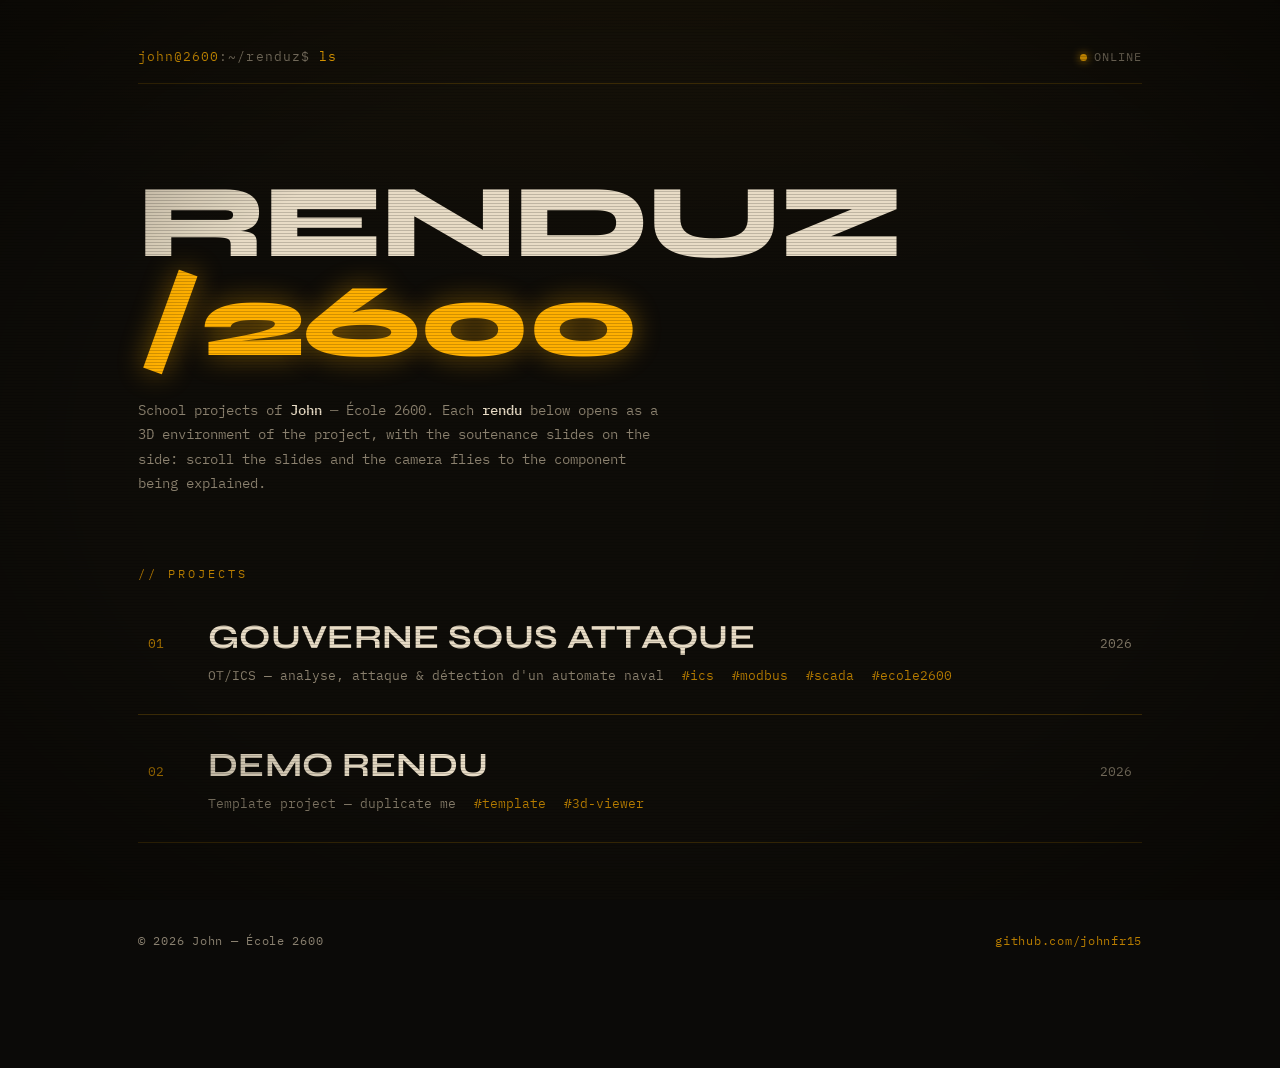
<file: index.html>
<!doctype html>
<html lang="en">
<head>
  <meta charset="utf-8">
  <meta name="viewport" content="width=device-width, initial-scale=1">
  <title>john@2600 — projects</title>
  <meta name="description" content="School projects of John — École 2600. Each rendu is rendered as an explorable 3D scene.">
  <link rel="stylesheet" href="assets/site.css">
  <link rel="icon" href="data:image/svg+xml,<svg xmlns='http://www.w3.org/2000/svg' viewBox='0 0 16 16'><text y='13' font-size='13'>▙</text></svg>">
</head>
<body>
  <div class="wrap">

    <header>
      <div class="host"><span class="prompt">john@2600</span>:~/renduz$ <span class="prompt">ls</span></div>
      <div class="status"><span class="dot"></span>ONLINE</div>
    </header>

    <section class="hero">
      <h1>Renduz<br><span class="amber">/2600</span></h1>
      <p class="sub">
        School projects of <b>John</b> — École 2600.
        Each <b>rendu</b> below opens as a 3D environment of the project,
        with the soutenance slides on the side: scroll the slides and the
        camera flies to the component being explained.
      </p>
    </section>

    <main>
      <div class="section-label">projects</div>
      <ul id="project-list">
        <li class="empty">loading manifest…</li>
      </ul>
    </main>

    <footer>
      <span>© <span id="year"></span> John — École 2600</span>
      <span><a href="https://github.com/johnfr15" target="_blank" rel="noopener">github.com/johnfr15</a></span>
    </footer>

  </div>

  <script>
    document.getElementById('year').textContent = new Date().getFullYear();

    fetch('projects.json')
      .then(r => r.json())
      .then(data => {
        const list = document.getElementById('project-list');
        if (!data.projects || !data.projects.length) {
          list.innerHTML = '<li class="empty">no projects yet — see README.md to add one</li>';
          return;
        }
        list.innerHTML = data.projects.map((p, i) => `
          <li>
            <a class="project-card" href="projects/${p.slug}/" style="animation-delay:${0.35 + i * 0.08}s">
              <div class="row">
                <span class="num">${String(i + 1).padStart(2, '0')}</span>
                <h2>${p.title}</h2>
                <span class="year">${p.year ?? ''}</span>
              </div>
              <div class="meta">
                ${p.subtitle ? `<span>${p.subtitle}</span>` : ''}
                ${(p.tags ?? []).map(t => `<span class="tag">${t}</span>`).join('')}
              </div>
              <span class="arrow">→</span>
            </a>
          </li>
        `).join('');
      })
      .catch(() => {
        document.getElementById('project-list').innerHTML =
          '<li class="error">failed to load projects.json — if you opened this file directly, serve it instead: python3 -m http.server</li>';
      });
  </script>
</body>
</html>
</file>
<file: assets/site.css>
/* ── johnfr15.github.io — phosphor terminal aesthetic ─────────────── */

@import url('https://fonts.googleapis.com/css2?family=Syne:wght@500;700;800&family=IBM+Plex+Mono:ital,wght@0,300;0,400;0,500;1,400&display=swap');

:root {
  --bg: #0b0a08;
  --bg-raise: #14120d;
  --phosphor: #ffb000;
  --phosphor-dim: #b87d00;
  --phosphor-faint: rgba(255, 176, 0, 0.14);
  --ink: #e8ddc8;
  --ink-dim: #8a8170;
  --line: rgba(255, 176, 0, 0.22);
  --mono: 'IBM Plex Mono', monospace;
  --display: 'Syne', sans-serif;
}

* { margin: 0; padding: 0; box-sizing: border-box; }

html { background: var(--bg); }

body {
  font-family: var(--mono);
  color: var(--ink);
  background:
    radial-gradient(ellipse 120% 80% at 50% -20%, rgba(255, 176, 0, 0.06), transparent 60%),
    var(--bg);
  min-height: 100vh;
  overflow-x: hidden;
}

::selection { background: var(--phosphor); color: var(--bg); }

/* CRT scanlines + vignette overlay */
body::before {
  content: '';
  position: fixed;
  inset: 0;
  pointer-events: none;
  z-index: 100;
  background:
    repeating-linear-gradient(0deg, rgba(0,0,0,0.18) 0 1px, transparent 1px 3px),
    radial-gradient(ellipse at center, transparent 55%, rgba(0,0,0,0.5) 100%);
  mix-blend-mode: multiply;
}

/* flicker, very subtle */
body::after {
  content: '';
  position: fixed;
  inset: 0;
  pointer-events: none;
  z-index: 101;
  background: rgba(255, 176, 0, 0.012);
  animation: flicker 4s infinite steps(1);
}

@keyframes flicker {
  0%, 97% { opacity: 0; }
  97.5% { opacity: 1; }
  98% { opacity: 0; }
  99% { opacity: 1; }
  100% { opacity: 0; }
}

.wrap {
  max-width: 1060px;
  margin: 0 auto;
  padding: 0 28px 120px;
}

/* ── header ── */

header {
  padding: 48px 0 0;
  display: flex;
  justify-content: space-between;
  align-items: baseline;
  border-bottom: 1px solid var(--line);
  padding-bottom: 18px;
  animation: reveal .7s cubic-bezier(.2,.7,.2,1) both;
}

.prompt { color: var(--phosphor); }

.host {
  font-size: 13px;
  letter-spacing: .08em;
  color: var(--ink-dim);
}

.status {
  font-size: 12px;
  color: var(--ink-dim);
  letter-spacing: .08em;
}

.status .dot {
  display: inline-block;
  width: 7px; height: 7px;
  border-radius: 50%;
  background: var(--phosphor);
  box-shadow: 0 0 8px var(--phosphor);
  margin-right: 7px;
  animation: pulse 2.4s ease-in-out infinite;
}

@keyframes pulse {
  0%, 100% { opacity: 1; }
  50% { opacity: .35; }
}

/* ── hero ── */

.hero {
  padding: 90px 0 70px;
}

.hero h1 {
  font-family: var(--display);
  font-weight: 800;
  font-size: clamp(48px, 9vw, 104px);
  line-height: .95;
  letter-spacing: -0.02em;
  text-transform: uppercase;
  color: var(--ink);
  animation: reveal .7s .1s cubic-bezier(.2,.7,.2,1) both;
}

.hero h1 .amber {
  color: var(--phosphor);
  text-shadow: 0 0 28px rgba(255, 176, 0, 0.45);
}

.hero .sub {
  margin-top: 26px;
  max-width: 520px;
  font-size: 14px;
  line-height: 1.75;
  color: var(--ink-dim);
  animation: reveal .7s .22s cubic-bezier(.2,.7,.2,1) both;
}

.hero .sub b { color: var(--ink); font-weight: 500; }

@keyframes reveal {
  from { opacity: 0; transform: translateY(18px); }
  to { opacity: 1; transform: none; }
}

/* ── project list ── */

.section-label {
  font-size: 12px;
  letter-spacing: .25em;
  text-transform: uppercase;
  color: var(--phosphor-dim);
  margin-bottom: 6px;
  animation: reveal .7s .3s cubic-bezier(.2,.7,.2,1) both;
}

.section-label::before { content: '// '; }

#project-list { list-style: none; }

.project-card {
  display: block;
  text-decoration: none;
  color: inherit;
  border-bottom: 1px solid var(--line);
  padding: 30px 10px;
  position: relative;
  transition: background .25s, padding-left .25s;
  animation: reveal .7s cubic-bezier(.2,.7,.2,1) both;
}

.project-card:hover {
  background: var(--phosphor-faint);
  padding-left: 26px;
}

.project-card .row {
  display: flex;
  align-items: baseline;
  gap: 22px;
  flex-wrap: wrap;
}

.project-card .num {
  font-size: 13px;
  color: var(--phosphor-dim);
  min-width: 38px;
}

.project-card h2 {
  font-family: var(--display);
  font-weight: 700;
  font-size: clamp(22px, 3.4vw, 34px);
  text-transform: uppercase;
  letter-spacing: .01em;
  transition: color .25s;
}

.project-card:hover h2 { color: var(--phosphor); }

.project-card .year {
  margin-left: auto;
  font-size: 13px;
  color: var(--ink-dim);
}

.project-card .meta {
  margin-top: 10px;
  padding-left: 60px;
  font-size: 13px;
  color: var(--ink-dim);
  display: flex;
  gap: 18px;
  flex-wrap: wrap;
}

.project-card .tag { color: var(--phosphor-dim); }
.project-card .tag::before { content: '#'; }

.project-card .arrow {
  position: absolute;
  right: 14px;
  top: 50%;
  transform: translateY(-50%) translateX(-8px);
  color: var(--phosphor);
  font-size: 20px;
  opacity: 0;
  transition: opacity .25s, transform .25s;
}

.project-card:hover .arrow {
  opacity: 1;
  transform: translateY(-50%) translateX(0);
}

.empty, .error {
  padding: 40px 10px;
  color: var(--ink-dim);
  font-size: 14px;
  border-bottom: 1px solid var(--line);
}

/* ── footer ── */

footer {
  margin-top: 90px;
  font-size: 12px;
  color: var(--ink-dim);
  display: flex;
  justify-content: space-between;
  gap: 20px;
  flex-wrap: wrap;
  letter-spacing: .06em;
}

footer a { color: var(--phosphor-dim); text-decoration: none; }
footer a:hover { color: var(--phosphor); }

@media (max-width: 600px) {
  .project-card .meta { padding-left: 0; }
}
</file>
